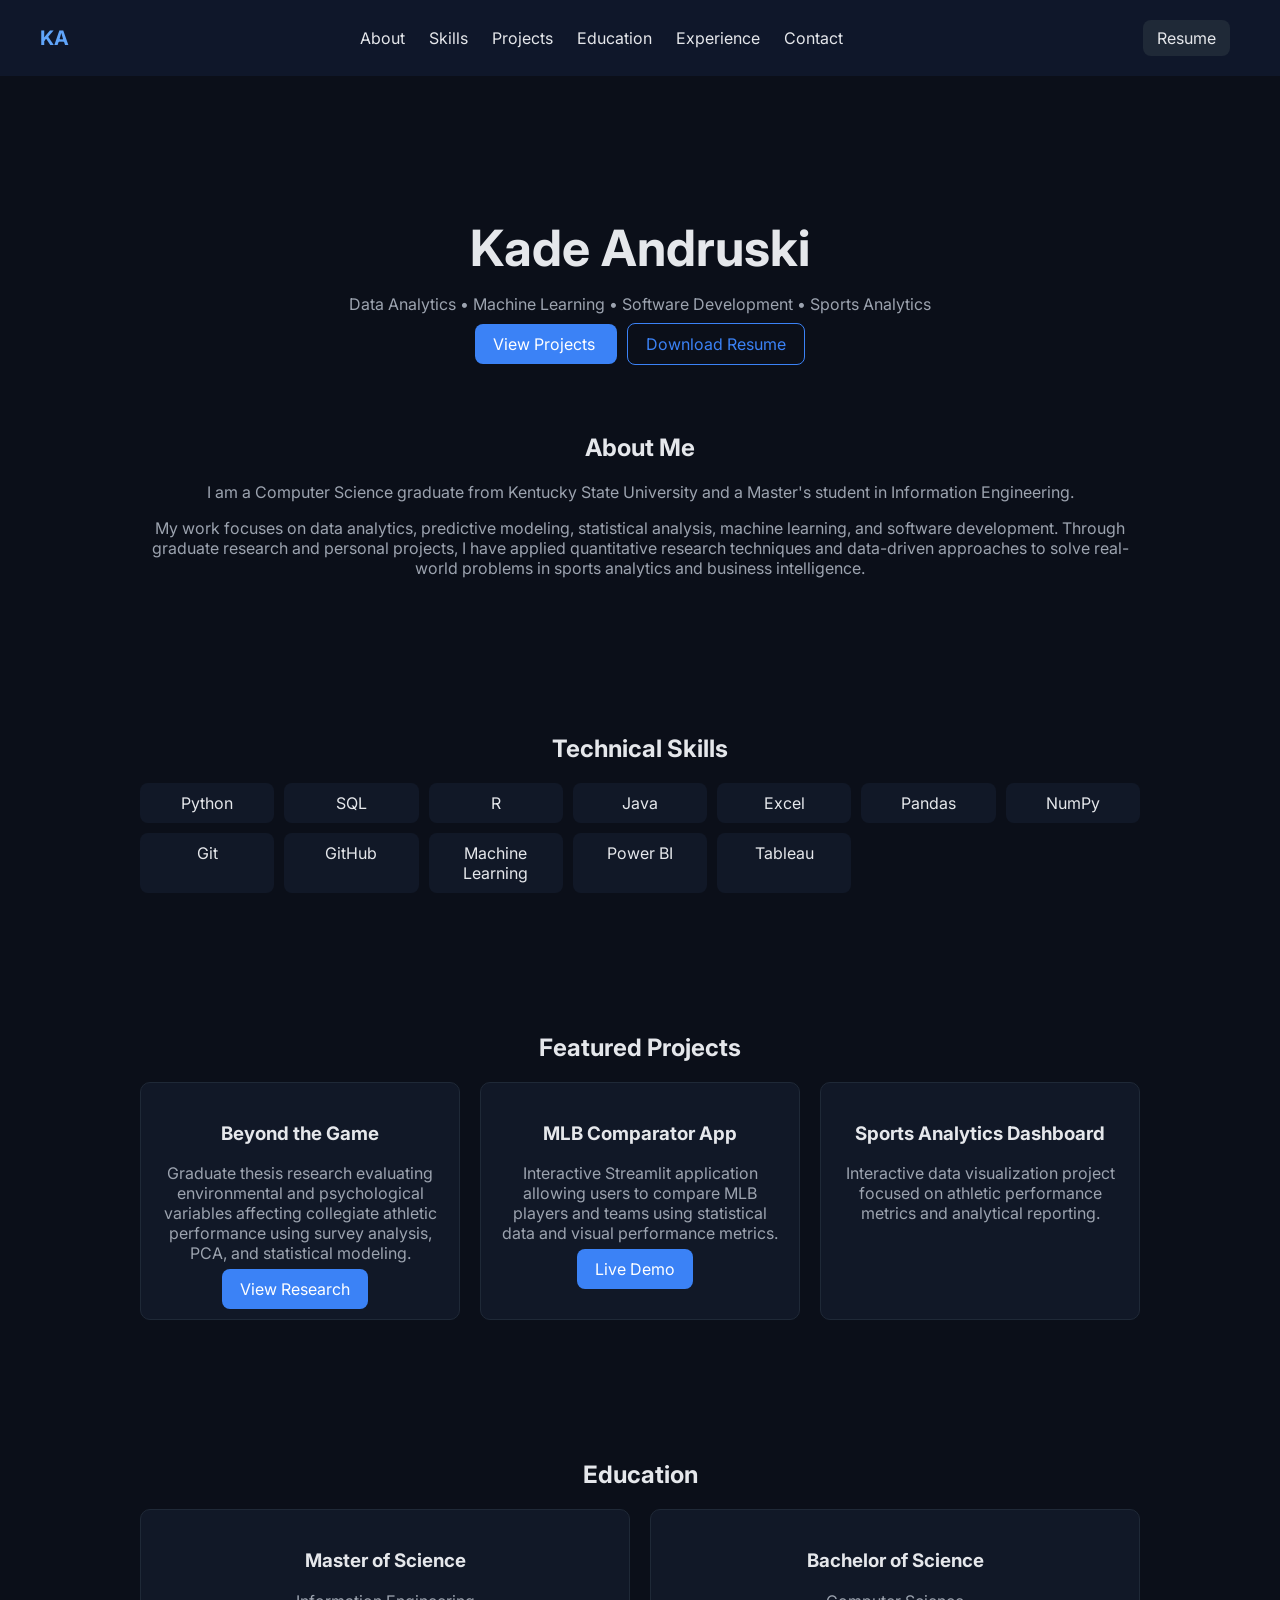
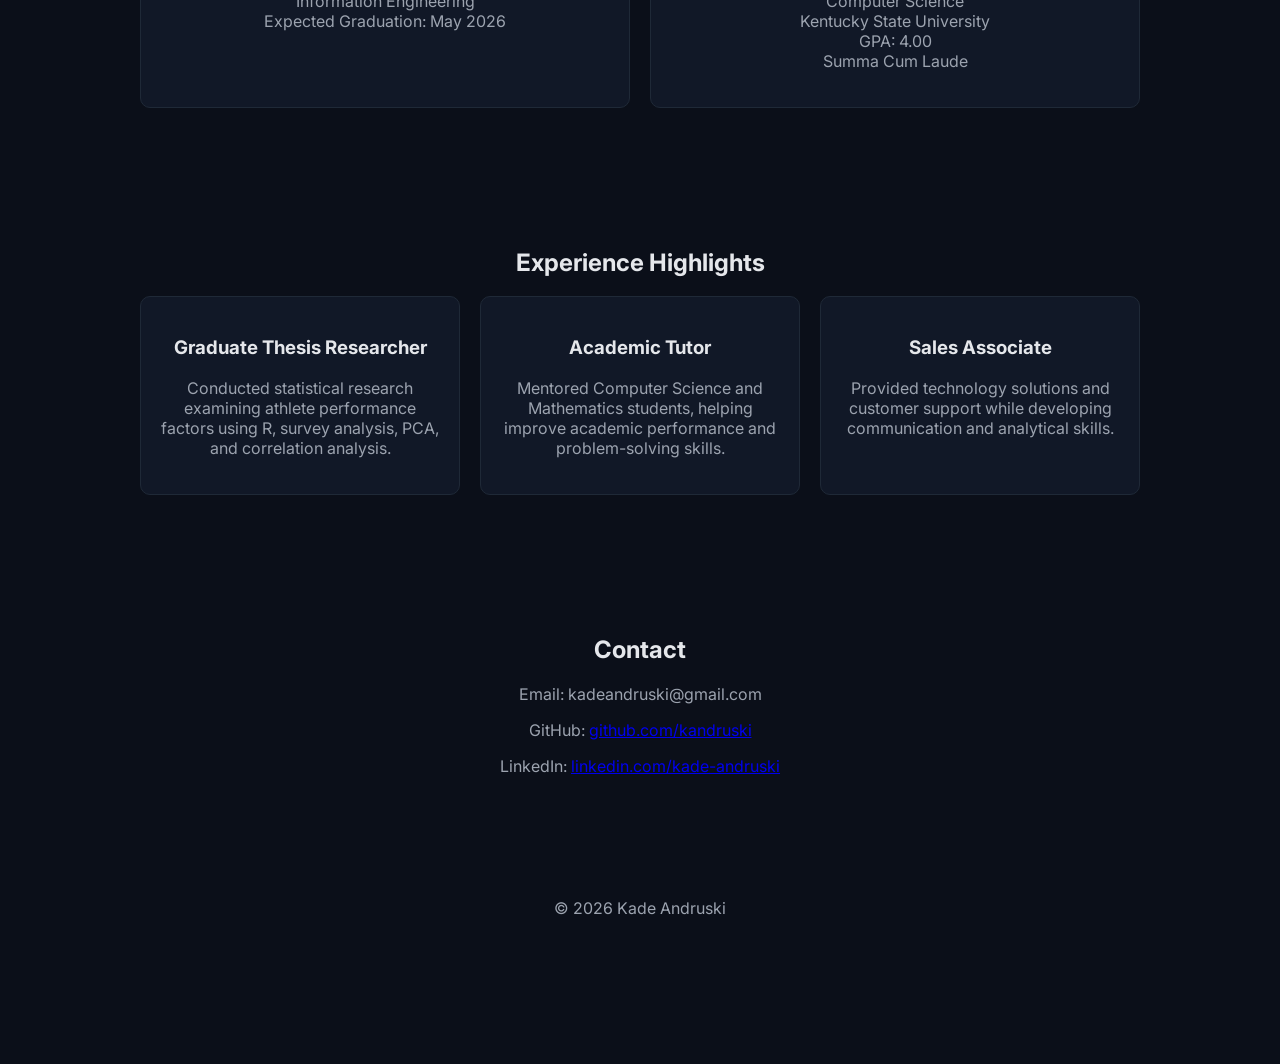
<file: index.html>
<!DOCTYPE html>
<html lang="en">
<head>
    <meta charset="UTF-8">
    <meta name="viewport" content="width=device-width, initial-scale=1.0">
    <title>Kade Andruski | Portfolio</title>

    <link rel="stylesheet" href="style.css">

    <link rel="preconnect" href="https://fonts.googleapis.com">
    <link href="https://fonts.googleapis.com/css2?family=Inter:wght@300;400;600;700&display=swap" rel="stylesheet">
</head>

<body>

<header class="nav">

    <div class="logo">KA</div>

    <nav>
        <a href="#about">About</a>
        <a href="#skills">Skills</a>
        <a href="#projects">Projects</a>
        <a href="#education">Education</a>
        <a href="#experience">Experience</a>
        <a href="#contact">Contact</a>
    </nav>

    <a class="btn" href="resume.pdf">Resume</a>

</header>

<section class="hero">

    <div class="hero-text">

        <h1>Kade Andruski</h1>

        <p>
            Data Analytics • Machine Learning • Software Development • Sports Analytics
        </p>

        <div class="hero-buttons">

            <a class="btn-primary" href="#projects">
                View Projects
            </a>

            <a class="btn-secondary" href="resume.pdf">
                Download Resume
            </a>

        </div>

<section id="about" class="section">

    <h2>About Me</h2>

    <p>
        I am a Computer Science graduate from Kentucky State University
        and a Master's student in Information Engineering.
    </p>

    <p>
        My work focuses on data analytics, predictive modeling,
        statistical analysis, machine learning, and software development.
        Through graduate research and personal projects, I have applied
        quantitative research techniques and data-driven approaches to
        solve real-world problems in sports analytics and business intelligence.
    </p>

</section>

<section id="skills" class="section">

    <h2>Technical Skills</h2>

    <div class="grid">

        <div class="card">Python</div>
        <div class="card">SQL</div>
        <div class="card">R</div>
        <div class="card">Java</div>
        <div class="card">Excel</div>
        <div class="card">Pandas</div>
        <div class="card">NumPy</div>
        <div class="card">Git</div>
        <div class="card">GitHub</div>
        <div class="card">Machine Learning</div>
        <div class="card">Power BI</div>
        <div class="card">Tableau</div>

    </div>

</section>

<section id="projects" class="section">

    <h2>Featured Projects</h2>

    <div class="projects">

        <div class="project-card">

            <h3>Beyond the Game</h3>

            <p>
                Graduate thesis research evaluating environmental and
                psychological variables affecting collegiate athletic
                performance using survey analysis, PCA, and statistical modeling.
            </p>

            <a class="btn-primary" href="thesis.html">
                View Research
            </a>

        </div>

        <div class="project-card">

            <h3>MLB Comparator App</h3>

            <p>
                Interactive Streamlit application allowing users to compare
                MLB players and teams using statistical data and visual
                performance metrics.
            </p>

            <a class="btn-primary"
               href="https://andruskiportfolio-rnwuantjljhzgezke4jdz3.streamlit.app/">
                Live Demo
            </a>

        </div>

        <div class="project-card">

            <h3>Sports Analytics Dashboard</h3>

            <p>
                Interactive data visualization project focused on
                athletic performance metrics and analytical reporting.
            </p>

        </div>

    </div>

</section>

<section id="education" class="section">

    <h2>Education</h2>

    <div class="projects">

        <div class="project-card">

            <h3>Master of Science</h3>

            <p>
                Information Engineering<br>
                Expected Graduation: May 2026
            </p>

        </div>

        <div class="project-card">

            <h3>Bachelor of Science</h3>

            <p>
                Computer Science<br>
                Kentucky State University<br>
                GPA: 4.00<br>
                Summa Cum Laude
            </p>

        </div>

    </div>

</section>

<section id="experience" class="section">

    <h2>Experience Highlights</h2>

    <div class="projects">

        <div class="project-card">

            <h3>Graduate Thesis Researcher</h3>

            <p>
                Conducted statistical research examining athlete
                performance factors using R, survey analysis,
                PCA, and correlation analysis.
            </p>

        </div>

        <div class="project-card">

            <h3>Academic Tutor</h3>

            <p>
                Mentored Computer Science and Mathematics students,
                helping improve academic performance and problem-solving skills.
            </p>

        </div>

        <div class="project-card">

            <h3>Sales Associate</h3>

            <p>
                Provided technology solutions and customer support
                while developing communication and analytical skills.
            </p>

        </div>

    </div>

</section>

<section id="contact" class="section">

    <h2>Contact</h2>

    <p>Email: kadeandruski@gmail.com</p>

    <p>
        GitHub:
        <a href="https://github.com/kandruski">
            github.com/kandruski
        </a>
    </p>

    <p>
        LinkedIn:
        <a href="https://www.linkedin.com/in/kade-andruski/">
            linkedin.com/kade-andruski
        </a>
    </p>

</section>

<footer>
    <p>© 2026 Kade Andruski</p>
</footer>

</body>
</html>
</file>
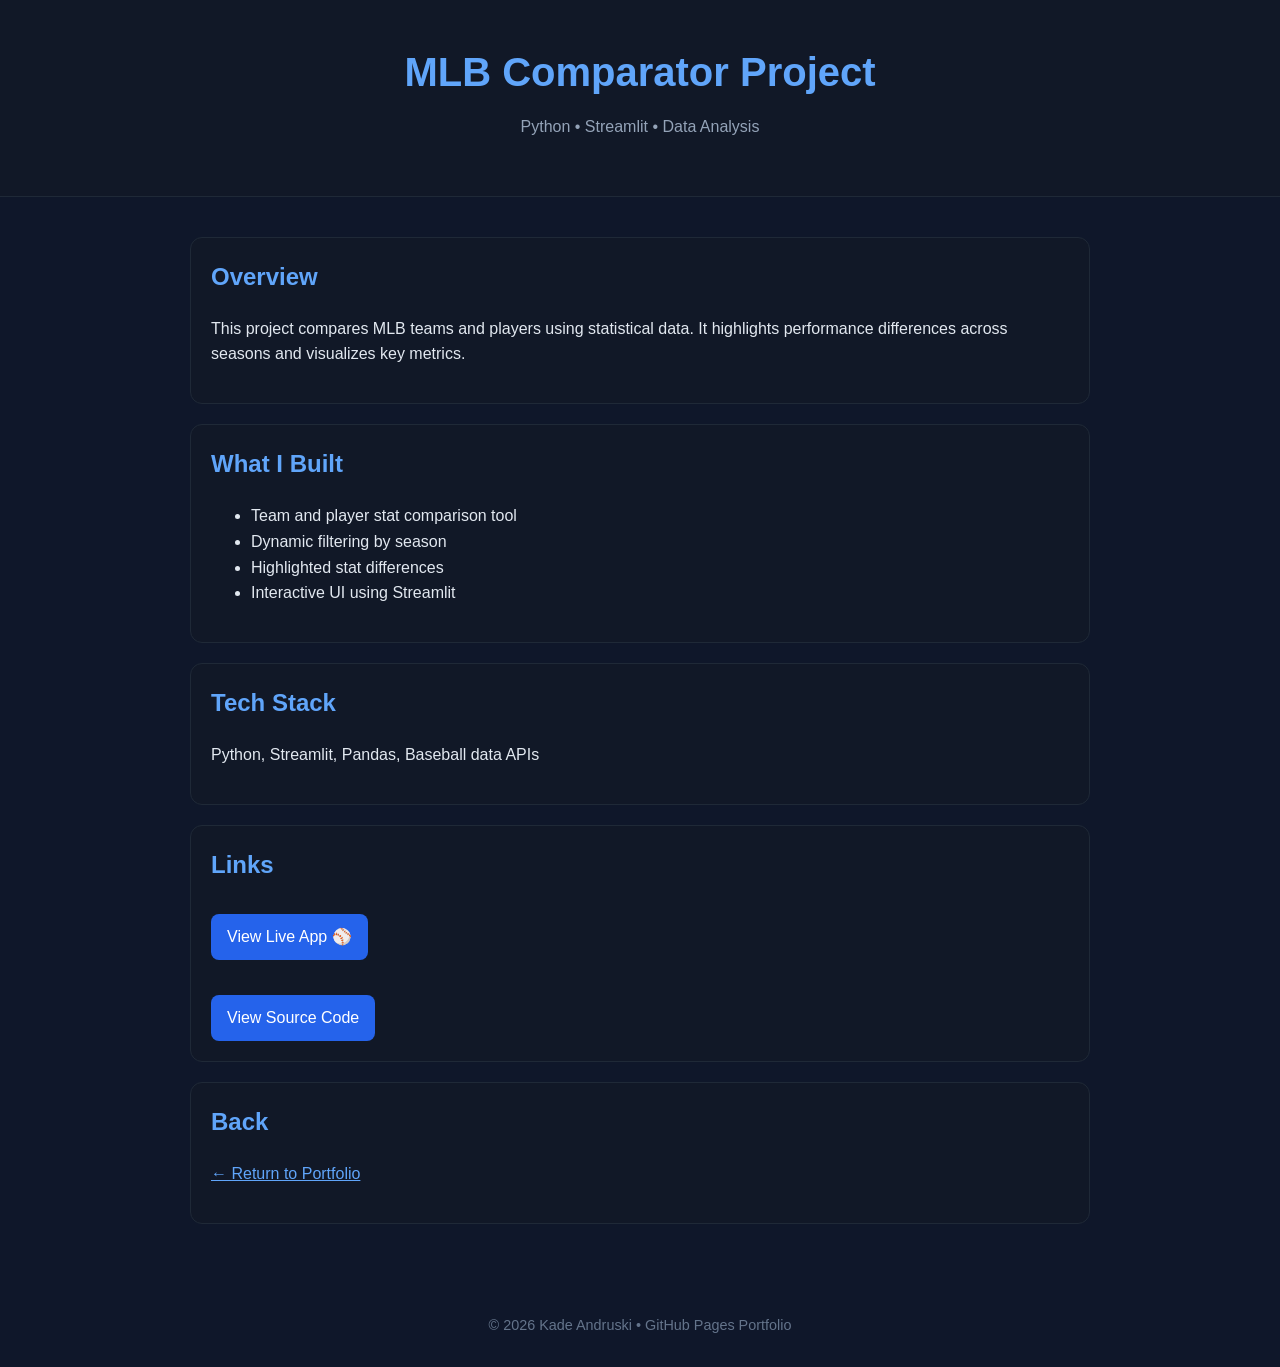
<file: projects/mlb-project.html>
<!DOCTYPE html>
<html lang="en">
<head>
  <meta charset="UTF-8" />
  <meta name="viewport" content="width=device-width, initial-scale=1.0"/>
  <title>MLB Comparator Project</title>

  <style>
    body {
      margin: 0;
      font-family: Arial, sans-serif;
      background-color: #0f172a;
      color: #e2e8f0;
      line-height: 1.6;
    }

    header {
      background: #111827;
      padding: 40px 20px;
      text-align: center;
      border-bottom: 1px solid #1f2937;
    }

    header h1 {
      margin: 0;
      font-size: 2.5rem;
      color: #60a5fa;
    }

    header p {
      margin-top: 10px;
      color: #94a3b8;
    }

    .container {
      max-width: 900px;
      margin: auto;
      padding: 40px 20px;
    }

    .card {
      background: #111827;
      padding: 20px;
      border-radius: 12px;
      margin-bottom: 20px;
      border: 1px solid #1f2937;
    }

    h2 {
      color: #60a5fa;
      margin-top: 0;
    }

    a.button {
      display: inline-block;
      margin-top: 10px;
      padding: 10px 16px;
      background: #2563eb;
      color: white;
      text-decoration: none;
      border-radius: 8px;
    }

    a.button:hover {
      background: #1d4ed8;
    }

    footer {
      text-align: center;
      padding: 30px;
      color: #64748b;
      font-size: 0.9rem;
    }
  </style>
</head>

<body>

  <header>
    <h1>MLB Comparator Project</h1>
    <p>Python • Streamlit • Data Analysis</p>
  </header>

  <div class="container">

    <div class="card">
      <h2>Overview</h2>
      <p>
        This project compares MLB teams and players using statistical data.
        It highlights performance differences across seasons and visualizes key metrics.
      </p>
    </div>

    <div class="card">
      <h2>What I Built</h2>
      <ul>
        <li>Team and player stat comparison tool</li>
        <li>Dynamic filtering by season</li>
        <li>Highlighted stat differences</li>
        <li>Interactive UI using Streamlit</li>
      </ul>
    </div>

    <div class="card">
      <h2>Tech Stack</h2>
      <p>Python, Streamlit, Pandas, Baseball data APIs</p>
    </div>

    <div class="card">
      <h2>Links</h2>

      <!-- CHANGE THIS LINK LATER -->
      <a class="button" href="https://andruskiportfolio-rnwuantjljhzgezke4jdz3.streamlit.app/" target="_blank">
        View Live App ⚾
      </a>

      <br><br>

      <!-- CHANGE THIS LINK LATER -->
      <a class="button" href="https://kandruski.github.io/AndruskiPortfolio/" target="_blank">
        View Source Code
      </a>
    </div>

    <div class="card">
      <h2>Back</h2>
      <p>
        <a href="../index.html" style="color:#60a5fa;">← Return to Portfolio</a>
      </p>
    </div>

  </div>

  <footer>
    © 2026 Kade Andruski • GitHub Pages Portfolio
  </footer>

</body>
</html>
</file>
<file: style.css>
body {
  margin: 0;
  font-family: "Inter", sans-serif;
  background: #0b0f19;
  color: #e5e7eb;
}

/* NAV */
.nav {
  display: flex;
  justify-content: space-between;
  align-items: center;
  padding: 20px 40px;
  background: #0f172a;
  position: sticky;
  top: 0;
}

.nav a {
  color: #e5e7eb;
  margin: 0 10px;
  text-decoration: none;
}

.logo {
  font-weight: 700;
  font-size: 20px;
  color: #60a5fa;
}

.btn {
  background: #1f2937;
  padding: 8px 14px;
  border-radius: 8px;
}

/* HERO */
.hero {
  padding: 100px 40px;
  text-align: center;
}

.hero h1 {
  font-size: 50px;
  margin-bottom: 10px;
}

.hero p {
  color: #9ca3af;
}

.hero-buttons {
  margin-top: 20px;
}

.btn-primary {
  background: #3b82f6;
  padding: 10px 18px;
  border-radius: 8px;
  color: white;
  text-decoration: none;
  margin-right: 10px;
}

.btn-secondary {
  border: 1px solid #3b82f6;
  padding: 10px 18px;
  border-radius: 8px;
  color: #3b82f6;
  text-decoration: none;
}

/* SECTIONS */
.section {
  padding: 60px 40px;
  max-width: 1000px;
  margin: auto;
}

/* SKILLS GRID */
.grid {
  display: grid;
  grid-template-columns: repeat(auto-fit, minmax(120px, 1fr));
  gap: 10px;
}

.card {
  background: #111827;
  padding: 10px;
  border-radius: 8px;
  text-align: center;
}

/* PROJECTS */
.projects {
  display: grid;
  grid-template-columns: repeat(auto-fit, minmax(250px, 1fr));
  gap: 20px;
}

.project-card {
  background: #111827;
  padding: 20px;
  border-radius: 10px;
  border: 1px solid #1f2937;
}

.project-card:hover {
  border-color: #3b82f6;
}

/* FOOTER */
footer {
  text-align: center;
  padding: 30px;
  color: #6b7280;
}
</file>
